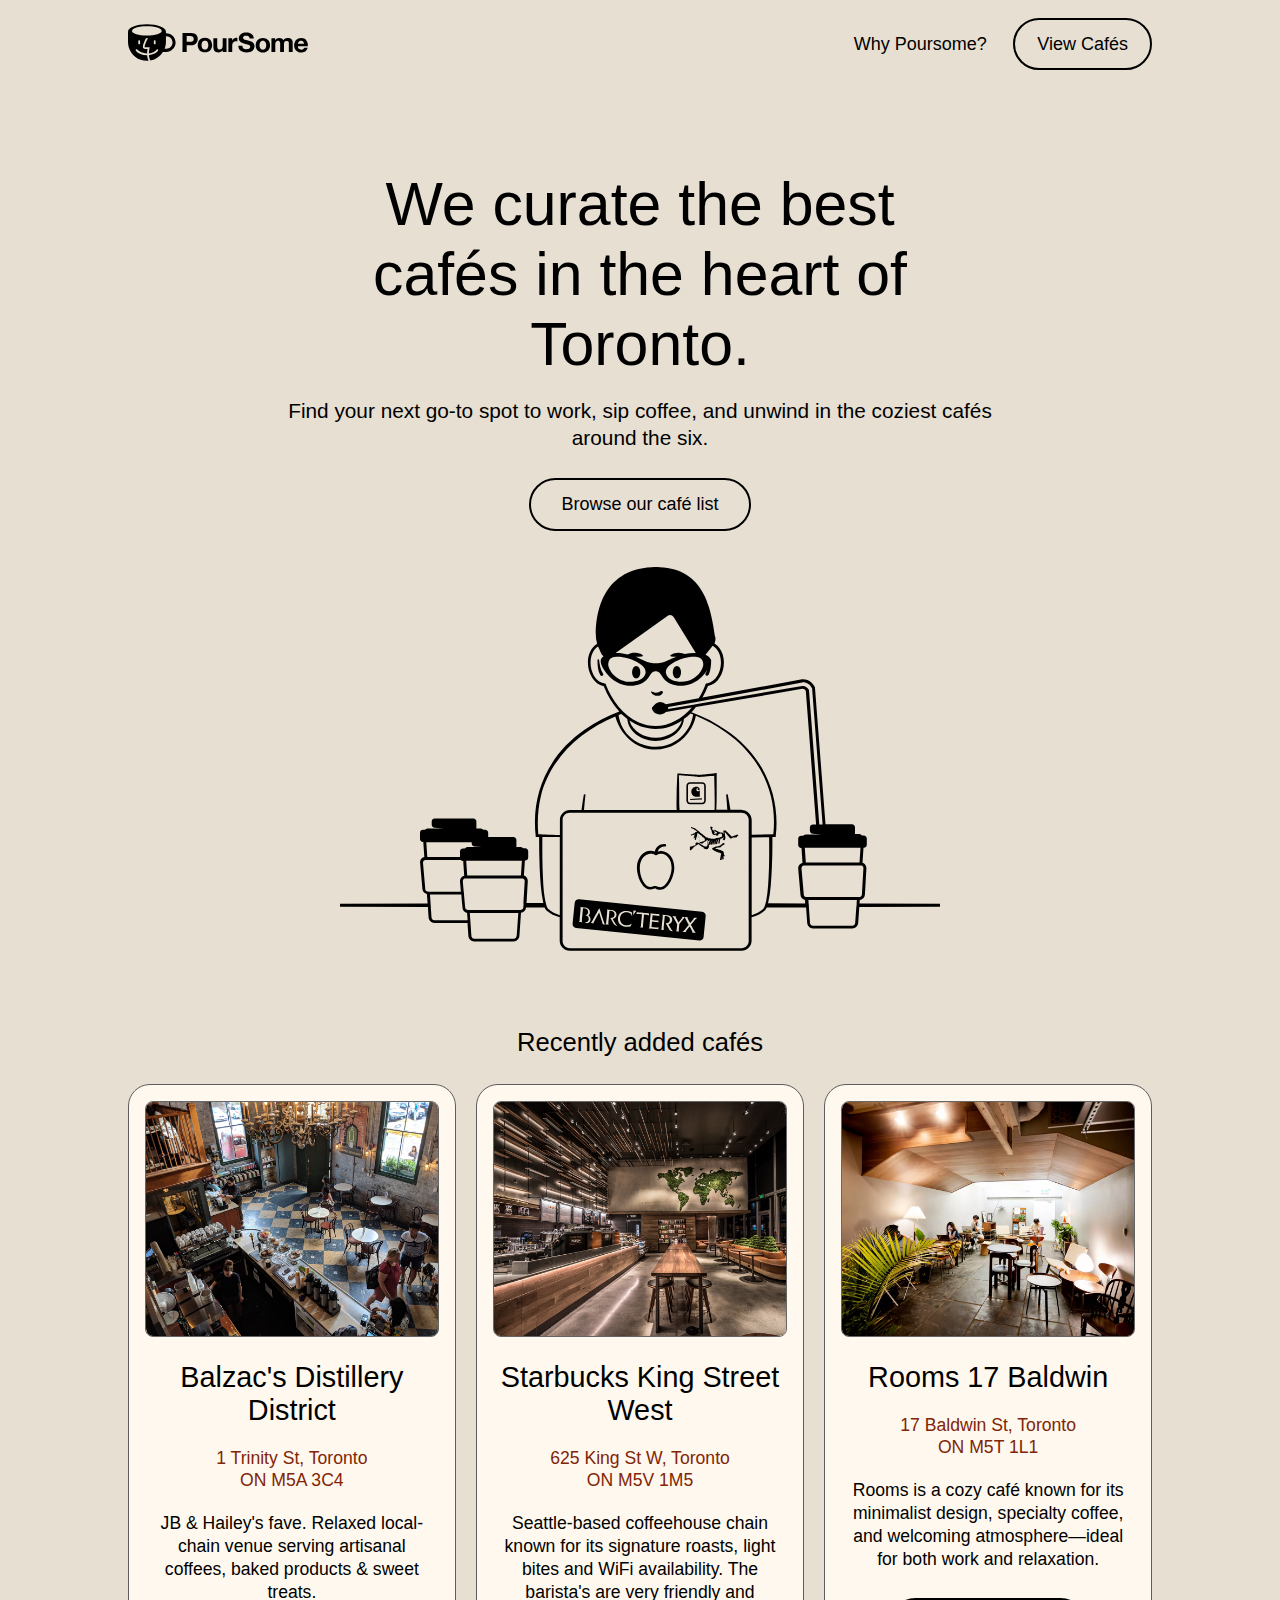
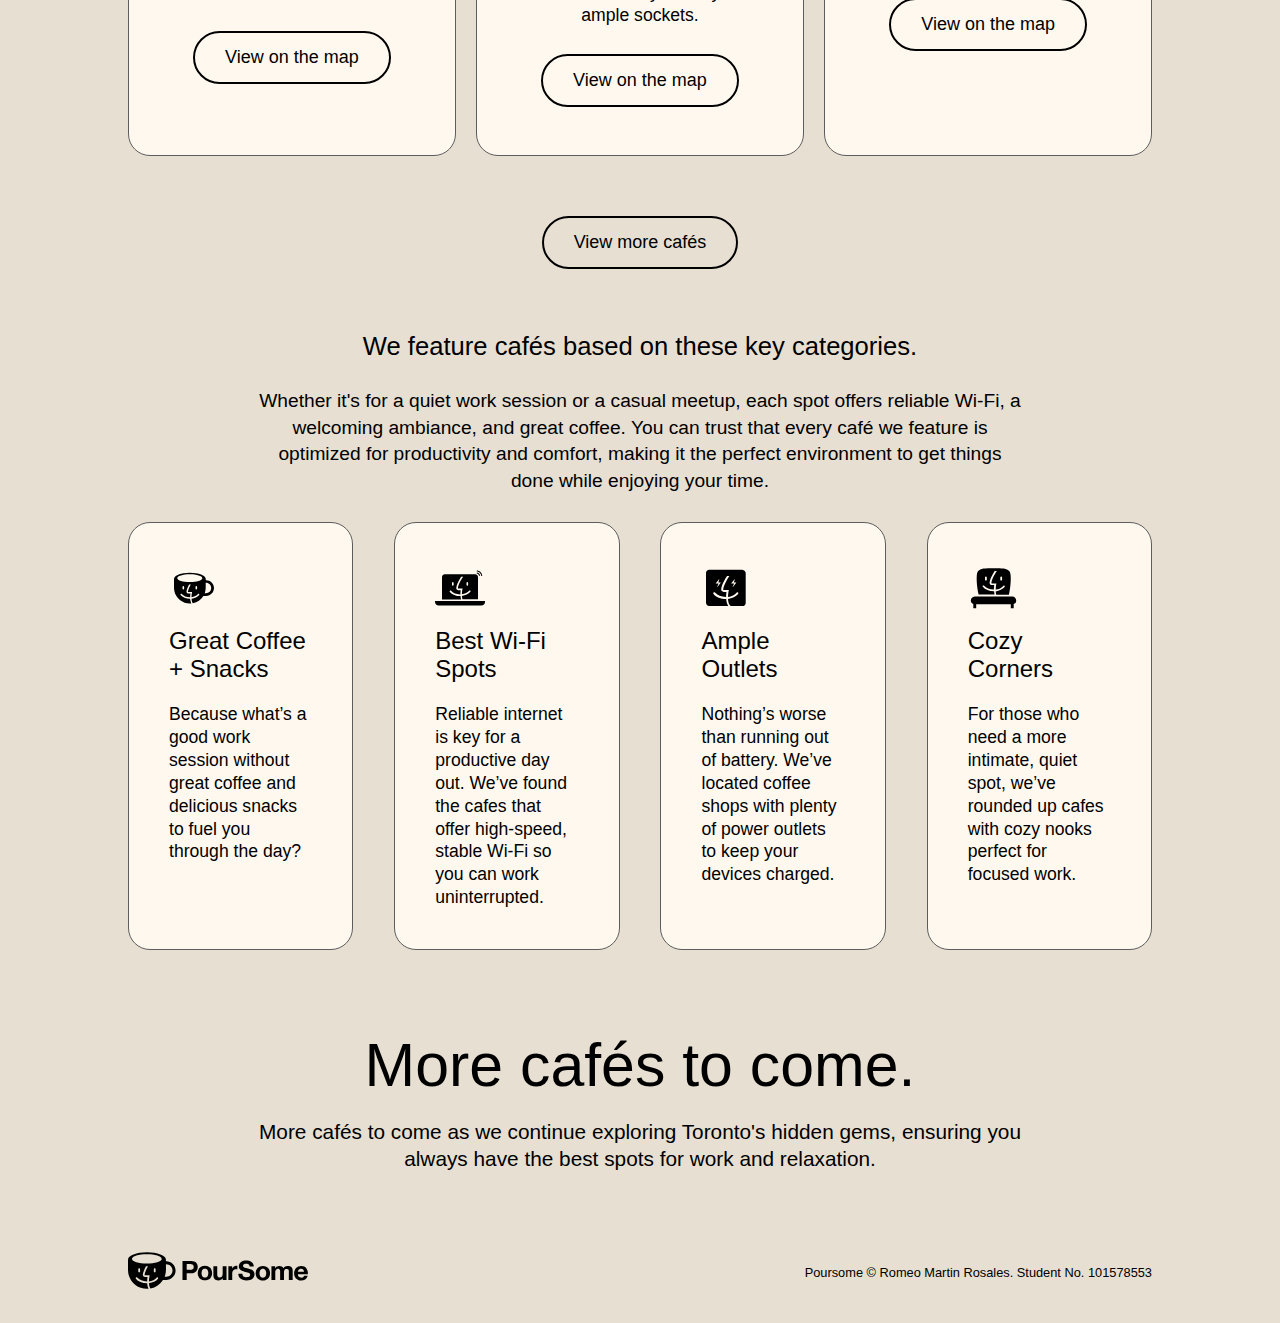
<file: index.html>
<!DOCTYPE html>
<html lang="en">

<head>
    <meta charset="UTF-8">
    <meta name="viewport" content="width=device-width, initial-scale=1">
    <link rel="stylesheet" href="./css/style.css">
    <link rel="stylesheet" href="https://cdnjs.cloudflare.com/ajax/libs/font-awesome/4.7.0/css/font-awesome.min.css">
    <title>Sample Website</title>
</head>

<body>
    <header>
        <div class="nav-container">
            <div class="logo-container">
                <a href="./index.html"><img src="./img/Poursome-logo.svg" alt="logo"></a>
                <!-- <h1>Studio<sup id="registered">®</sup></h1> -->
            </div>
            <div class="main-nav">
                <ul class="nav-menu">
                    <li>
                        <a href="./about.html">Why Poursome?</a>
                    </li>
                    <li>
                        <a href="./cafelist.html" id="hero-cta">View Cafés</a>
                    </li>
                </ul>

                <!-- The hamburger -->

                <div class="hamburger">
                    <span class="bar"></span>
                    <span class="bar"></span>
                    <span class="bar"></span>
                </div>

                <!-- The hamburger -->

            </div>
        </div>
    </header>

    <main>
        <section class="banner-container">
            <h1>We curate the best cafés in the heart of Toronto.</h1>
            <h2>Find your next go-to spot to work, sip coffee, and unwind in the coziest cafés around the six.</h2>
            <a href="./cafelist.html">Browse our café list</a>
            <img src="./img/hero-slurper.svg" alt="Hero Slurper Banner">
        </section>
        <section>
            <h1 class="section-title">Recently added cafés</h1>
            <div class="wrapper">
                <div class="card-item">
                    <img src="./img/balzac-card-hero.png" alt="Balzac's Distillery" class="card-img">
                    <h1>Balzac's Distillery District</h1>
                    <p class="cafe-address">1 Trinity St, Toronto<br>ON M5A 3C4</p>
                    <p>JB & Hailey's fave. Relaxed local-chain venue serving artisanal coffees, baked products & sweet treats.</p>
                    <a href="https://maps.app.goo.gl/HTn7QS2oDp7mdq9f8" target="_blank">View on the map</a>
                </div>
                <div class="card-item">
                    <img src="./img/starbuckskingwest-card-hero.png" alt="Strabucks King West" class="card-img">
                    <h1>Starbucks King Street West</h1>
                    <p class="cafe-address">625 King St W, Toronto<br>ON M5V 1M5</p>
                    <p>Seattle-based coffeehouse chain known for its signature roasts, light bites and WiFi
                        availability. The barista's are very friendly and ample sockets.</p>
                    <a href="https://maps.app.goo.gl/BNpW9dJpj521FNvp7" target="_blank">View on the map</a>
                </div>
                <div class="card-item">
                    <img src="./img/rooms-card-hero.png" alt="Rooms 17 Baldwin" class="card-img">
                    <h1>Rooms 17 Baldwin</h1>
                    <p class="cafe-address">17 Baldwin St, Toronto<br>ON M5T 1L1</p>
                    <p>Rooms is a cozy café known for its minimalist design, specialty coffee, and welcoming atmosphere—ideal for both work and relaxation.</p>
                    <a href="https://maps.app.goo.gl/eEWwgYD2LmaFBsWA9" target="_blank">View on the map</a>
                </div>

                <a href="./cafelist.html" style="margin-top: 60px;">View more cafés</a>
            </div>
            <!-- Categories -->
            <br><br>
            <h1 class="section-title">We feature cafés based on these key categories.</h1>
            <p class="section-p">Whether it's for a quiet work session or a casual meetup, each spot offers reliable
                Wi-Fi, a welcoming ambiance, and great coffee. You can trust that every café we feature is optimized for
                productivity and comfort, making it the perfect environment to get things done while enjoying your time.
            </p>
            <div class="wrapper">
                <div class="card-ico-item">
                    <img src="./img/GreatCoffee-ico.svg" alt="Great Coffee & Snacks" class="ico">
                    <h1>Great Coffee + Snacks</h1>
                    <p>Because what’s a good work session without great coffee and delicious snacks to fuel you through
                        the day?
                    </p>
                </div>
                <div class="card-ico-item">
                    <img src="./img/Wifi-ico.svg" alt="Best Wi-Fi Spots" class="ico">
                    <h1>Best Wi-Fi Spots</h1>
                    <p>Reliable internet is key for a productive day out. We’ve found the cafes that offer high-speed,
                        stable Wi-Fi so you can work uninterrupted.
                    </p>
                </div>
                <div class="card-ico-item">
                    <img src="./img/AmpleOutlet-ico.svg" alt="Ample Outlets" class="ico">
                    <h1>Ample Outlets</h1>
                    <p>Nothing’s worse than running out of battery. We’ve located coffee shops with plenty of power
                        outlets to keep your devices charged.
                    </p>
                </div>
                <div class="card-ico-item">
                    <img src="./img/Cozy-ico.svg" alt="Jimmy's Coffe" class="ico">
                    <h1>Cozy Corners</h1>
                    <p>For those who need a more intimate, quiet spot, we’ve rounded up cafes with cozy nooks perfect
                        for focused work.
                    </p>
                </div>
            </div>
        </section>
        <section class="banner-container">
            <h1>More cafés to come.</h1>
            <h2>More cafés to come as we continue exploring Toronto's hidden gems, ensuring you always have the best
                spots for work and relaxation.</h2>
            <!-- <a href="#">Browse our cafe list</a> -->
        </section>

    </main>
    <footer>
        <div class="footer-container">
            <div class="logo-container">
                <a href="./index.html"><img src="./img/Poursome-logo.svg" alt="logo"></a>
                <!-- <h1>Studio<sup id="registered">®</sup></h1> -->
            </div>
            <p>Poursome © Romeo Martin Rosales. Student No. 101578553</p>
        </div>
    </footer>

    <script>
        const hamburger = document.querySelector(".hamburger");
        const navMenu = document.querySelector(".nav-menu");

        hamburger.addEventListener("click", mobileMenu);

        function mobileMenu() {
            hamburger.classList.toggle("active");
            navMenu.classList.toggle("active");
        }
    </script>


</body>

</html>
</file>
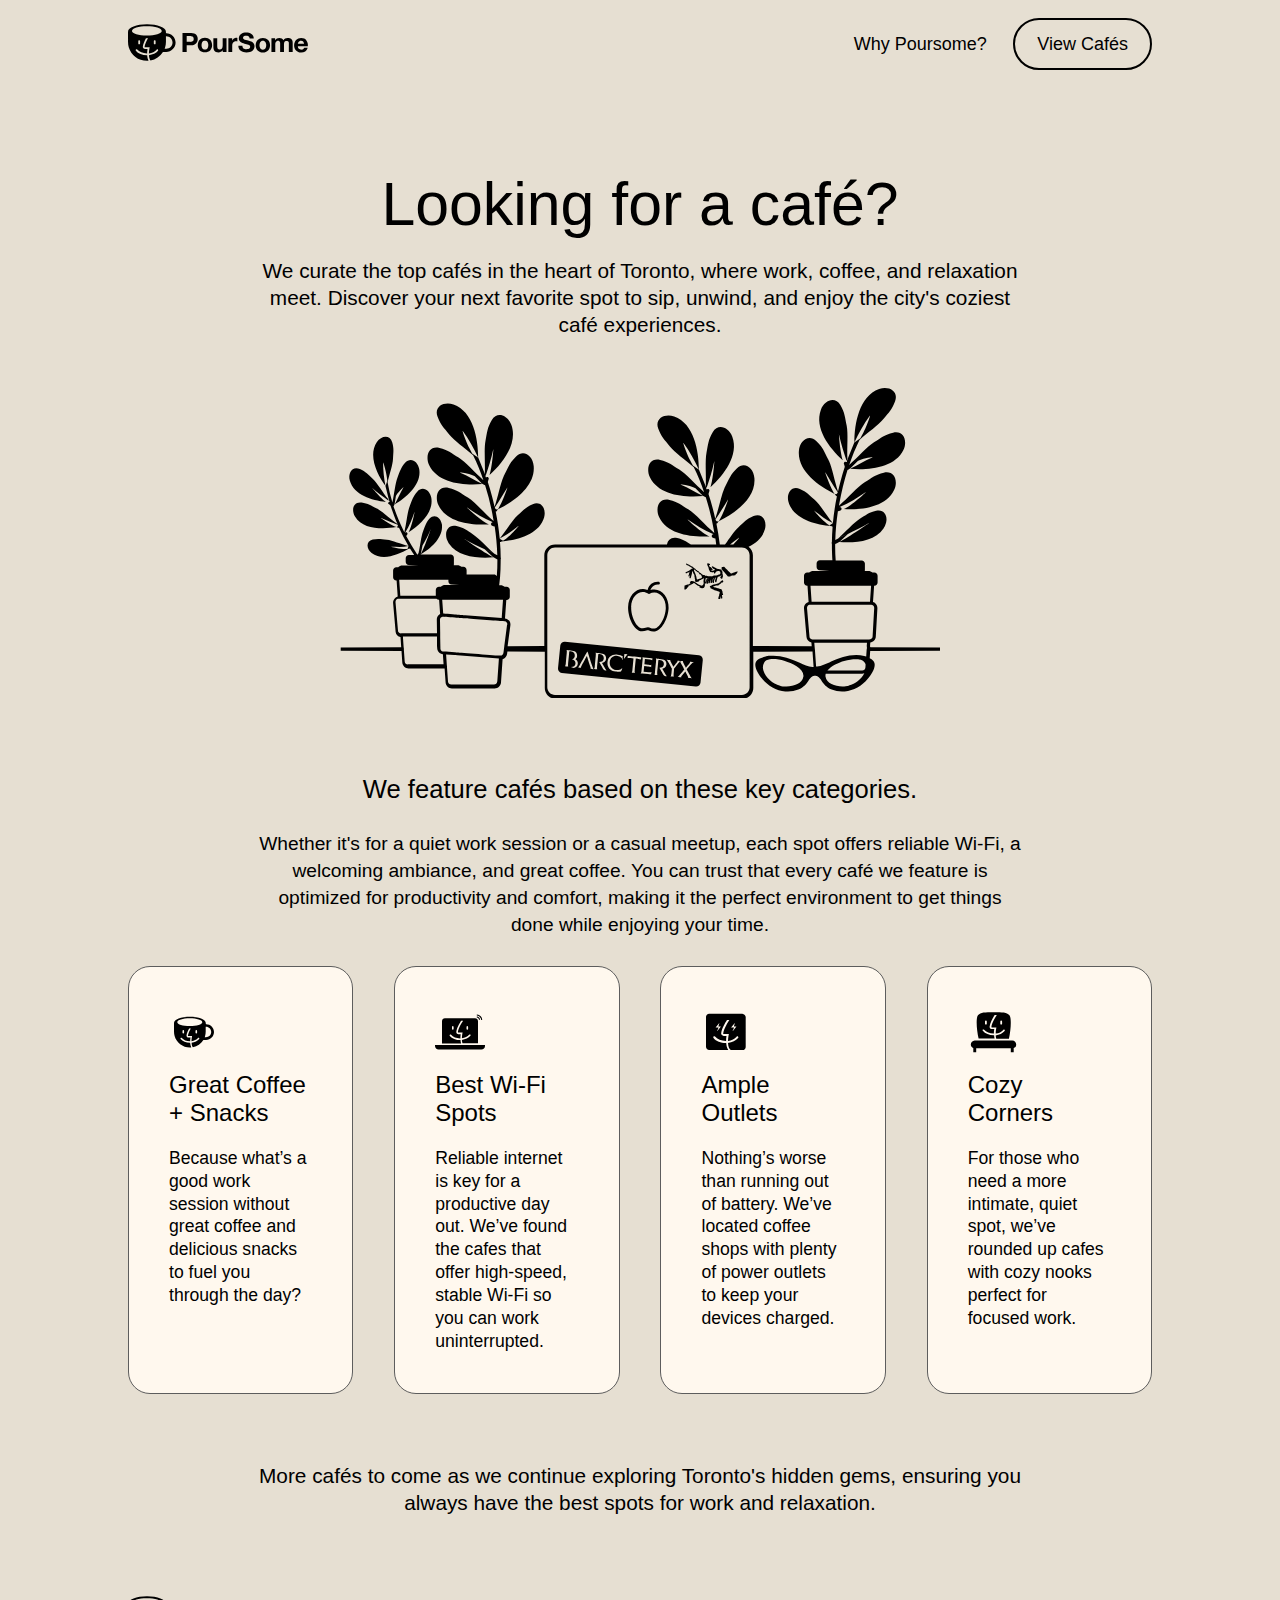
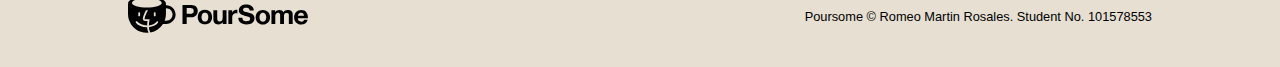
<file: about.html>
<!DOCTYPE html>
<html lang="en">

<head>
    <meta charset="UTF-8">
    <meta name="viewport" content="width=device-width, initial-scale=1">
    <link rel="stylesheet" href="./css/style.css">
    <link rel="stylesheet" href="https://cdnjs.cloudflare.com/ajax/libs/font-awesome/4.7.0/css/font-awesome.min.css">
    <title>Sample Website</title>
</head>

<body>
    <header>
        <div class="nav-container">
            <div class="logo-container">
                <a href="./index.html"><img src="./img/Poursome-logo.svg" alt="logo"></a>
                <!-- <h1>Studio<sup id="registered">®</sup></h1> -->
            </div>
            <div class="main-nav">
                <ul class="nav-menu">
                    <li>
                        <a href="#">Why Poursome?</a>
                    </li>
                    <li>
                        <a href="./cafelist.html" id="hero-cta">View Cafés</a>
                    </li>
                </ul>

                <!-- The hamburger -->

                <div class="hamburger">
                    <span class="bar"></span>
                    <span class="bar"></span>
                    <span class="bar"></span>
                </div>

                <!-- The hamburger -->

            </div>
        </div>
    </header>

    <main>
        <section class="banner-container">
            <h1>Looking for a café?</h1>
            <h2>We curate the top cafés in the heart of Toronto, where work, coffee, and relaxation meet. Discover your next favorite spot to sip, unwind, and enjoy the city's coziest café experiences.
            </h2>
            <img src="./img/hero-search.svg" alt="Macbook with plants">
            <!-- <a href="#">Browse our cafe list</a> -->
        </section>
        <section>
            <h1 class="section-title">We feature cafés based on these key categories.</h1>
            <p class="section-p">Whether it's for a quiet work session or a casual meetup, each spot offers reliable
                Wi-Fi, a welcoming ambiance, and great coffee. You can trust that every café we feature is optimized for
                productivity and comfort, making it the perfect environment to get things done while enjoying your time.
            </p>
            <div class="wrapper">
                <div class="card-ico-item">
                    <img src="./img/GreatCoffee-ico.svg" alt="Great Coffee & Snacks" class="ico">
                    <h1>Great Coffee + Snacks</h1>
                    <p>Because what’s a good work session without great coffee and delicious snacks to fuel you through
                        the day?
                    </p>
                </div>
                <div class="card-ico-item">
                    <img src="./img/Wifi-ico.svg" alt="Best Wi-Fi Spots" class="ico">
                    <h1>Best Wi-Fi Spots</h1>
                    <p>Reliable internet is key for a productive day out. We’ve found the cafes that offer high-speed,
                        stable Wi-Fi so you can work uninterrupted.
                    </p>
                </div>
                <div class="card-ico-item">
                    <img src="./img/AmpleOutlet-ico.svg" alt="Ample Outlets" class="ico">
                    <h1>Ample Outlets</h1>
                    <p>Nothing’s worse than running out of battery. We’ve located coffee shops with plenty of power
                        outlets to keep your devices charged.
                    </p>
                </div>
                <div class="card-ico-item">
                    <img src="./img/Cozy-ico.svg" alt="Jimmy's Coffe" class="ico">
                    <h1>Cozy Corners</h1>
                    <p>For those who need a more intimate, quiet spot, we’ve rounded up cafes with cozy nooks perfect
                        for focused work.
                    </p>
                </div>
            </div>
        </section>


        <section class="banner-container">
            <!-- <h1>About thingy</h1> -->
            <h2>More cafés to come as we continue exploring Toronto's hidden gems, ensuring you always have the best
                spots for work and relaxation.</h2>
            <!-- <a href="#">Browse our cafe list</a> -->
        </section>

    </main>
    <footer>
        <div class="footer-container">
            <div class="logo-container">
                <a href="./index.html"><img src="./img/Poursome-logo.svg" alt="logo"></a>
                <!-- <h1>Studio<sup id="registered">®</sup></h1> -->
            </div>
            <p>Poursome © Romeo Martin Rosales. Student No. 101578553</p>
        </div>
    </footer>

    <script>
        const hamburger = document.querySelector(".hamburger");
        const navMenu = document.querySelector(".nav-menu");

        hamburger.addEventListener("click", mobileMenu);

        function mobileMenu() {
            hamburger.classList.toggle("active");
            navMenu.classList.toggle("active");
        }
    </script>


</body>

</html>
</file>
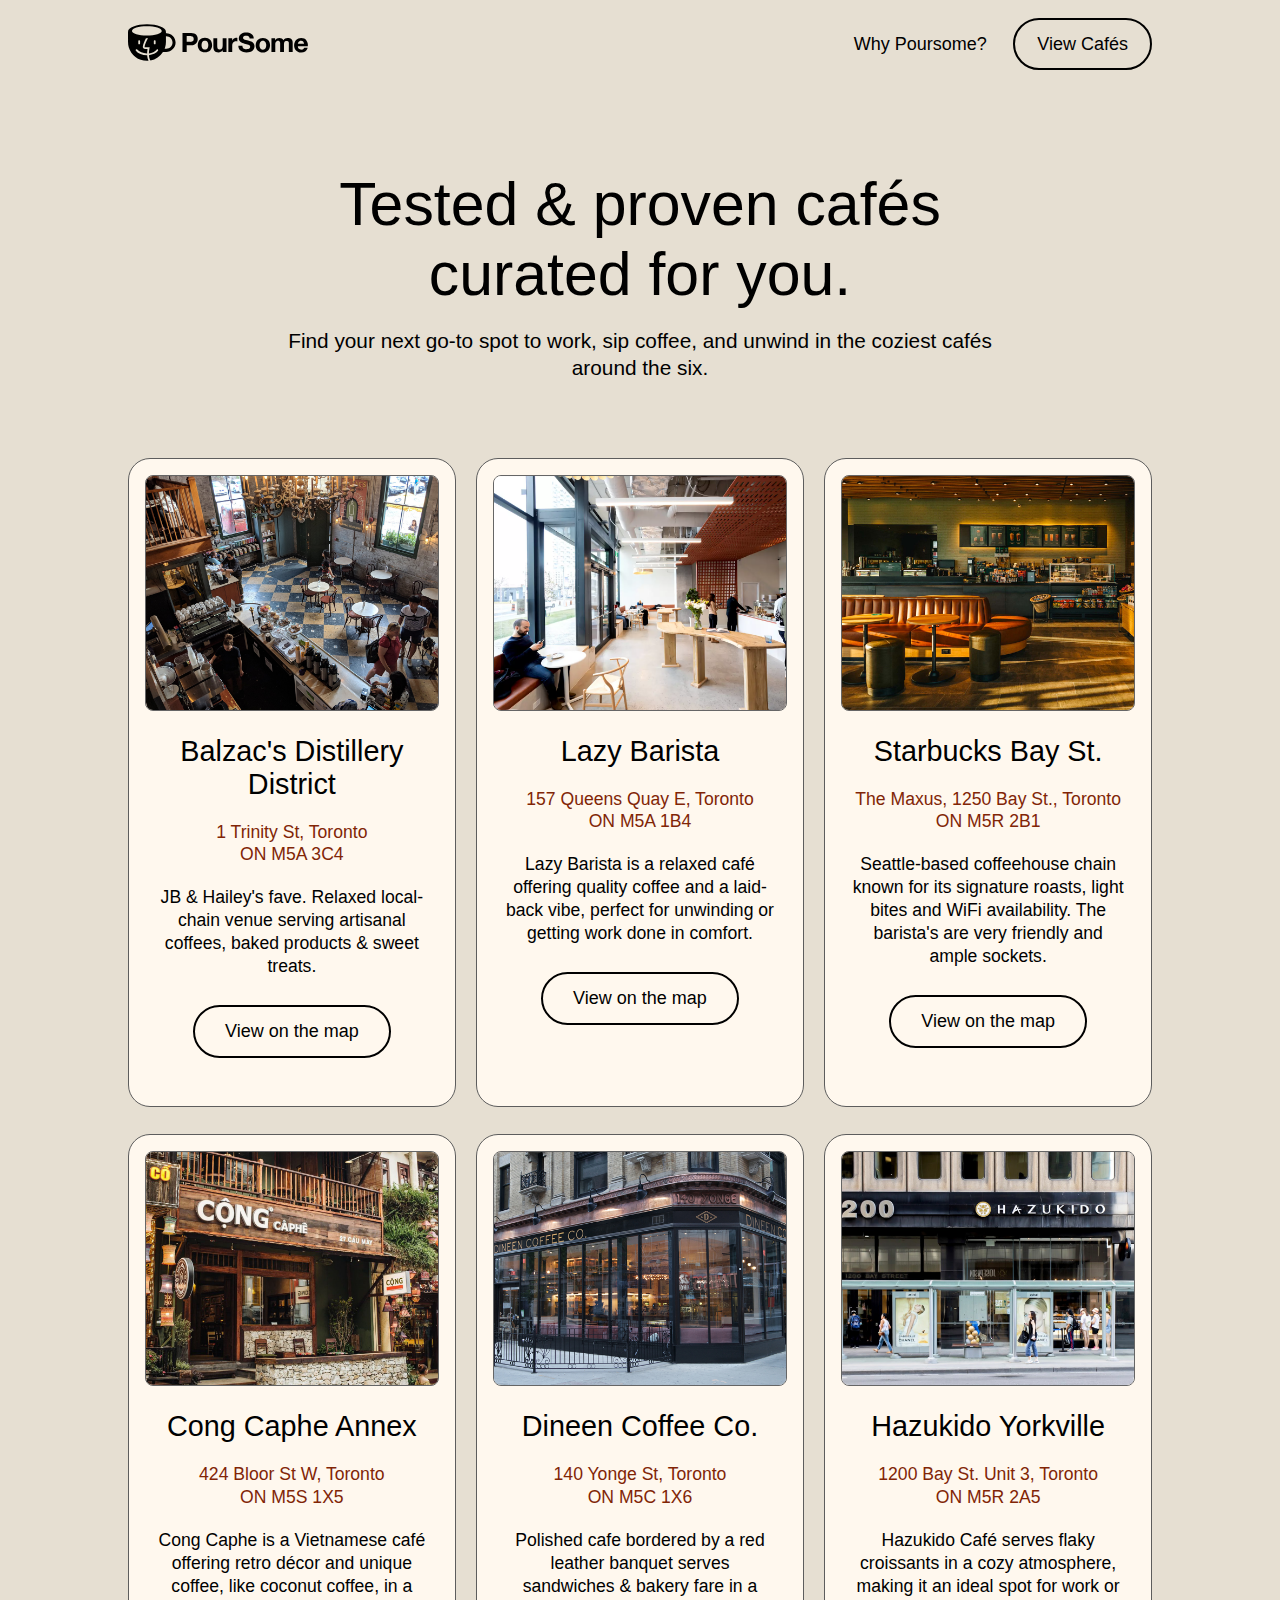
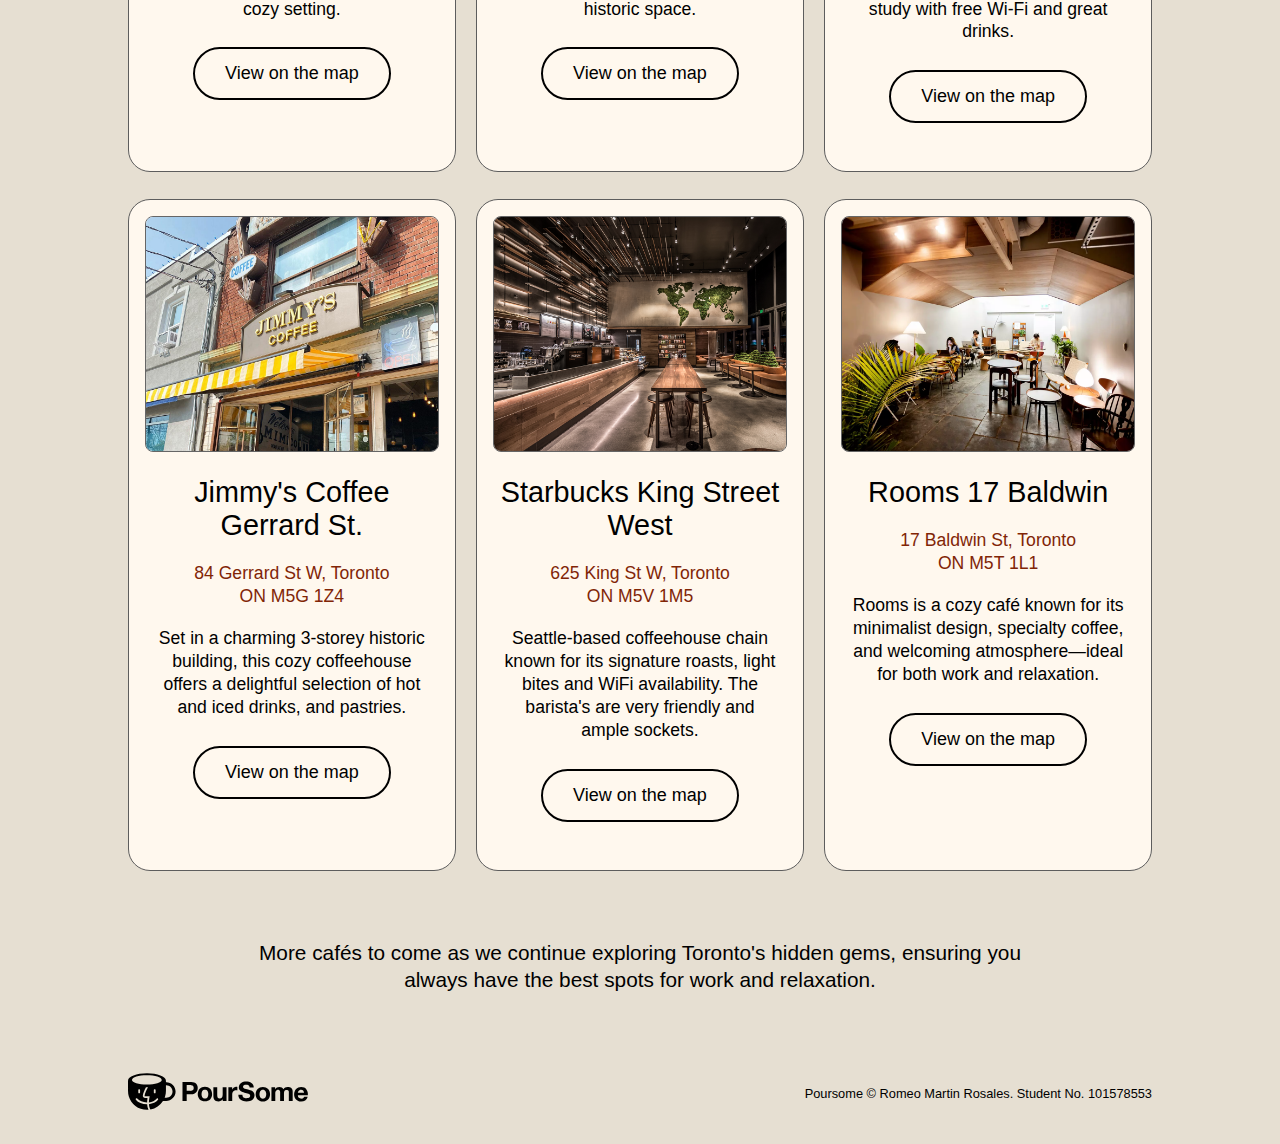
<file: cafelist.html>
<!DOCTYPE html>
<html lang="en">

<head>
    <meta charset="UTF-8">
    <meta name="viewport" content="width=device-width, initial-scale=1">
    <link rel="stylesheet" href="./css/style.css">
    <link rel="stylesheet" href="https://cdnjs.cloudflare.com/ajax/libs/font-awesome/4.7.0/css/font-awesome.min.css">
    <title>Sample Website</title>
</head>

<body>
    <header>
        <div class="nav-container">
            <div class="logo-container">
                <a href="./index.html"><img src="./img/Poursome-logo.svg" alt="logo"></a>
                <!-- <h1>Studio<sup id="registered">®</sup></h1> -->
            </div>
            <div class="main-nav">
                <ul class="nav-menu">
                    <li>
                        <a href="./about.html">Why Poursome?</a>
                    </li>
                    <li>
                        <a href="./cafelist.html" id="hero-cta">View Cafés</a>
                    </li>
                </ul>

                <!-- The hamburger -->

                <div class="hamburger">
                    <span class="bar"></span>
                    <span class="bar"></span>
                    <span class="bar"></span>
                </div>

                <!-- The hamburger -->

            </div>
        </div>
    </header>

    <main>
        <section class="banner-container">
            <h1>Tested & proven cafés curated for you.</h1>
            <h2>Find your next go-to spot to work, sip coffee, and unwind in the coziest cafés around the six.</h2>
            <!-- <a href="#">Browse our cafe list</a> -->
        </section>
        <section>
            <!-- <h1 class="section-title">Recently added cafés</h1> -->
            <div class="wrapper">
                <div class="card-item">
                    <img src="./img/balzac-card-hero.png" alt="Balzac's Distillery" class="card-img">
                    <h1>Balzac's Distillery District</h1>
                    <p class="cafe-address">1 Trinity St, Toronto<br>ON M5A 3C4</p>
                    <p>JB & Hailey's fave. Relaxed local-chain venue serving artisanal coffees, baked products & sweet treats.</p>
                    <a href="https://maps.app.goo.gl/HTn7QS2oDp7mdq9f8" target="_blank">View on the map</a>
                </div>
                <div class="card-item">
                    <img src="./img/lazybarista-card-hero.png" alt="Lazy Barista" class="card-img">
                    <h1>Lazy Barista</h1>
                    <p class="cafe-address">157 Queens Quay E, Toronto<br>ON M5A 1B4</p>
                    <p>Lazy Barista is a relaxed café offering quality coffee and a laid-back vibe, perfect for unwinding or getting work done in comfort.</p>
                    <a href="https://maps.app.goo.gl/hb1LdRnyFCnPwnLF7" target="_blank">View on the map</a>
                </div>
                <div class="card-item">
                    <img src="./img/starbucksbay-card-hero.png" alt="Starbucks Bay St." class="card-img">
                    <h1>Starbucks Bay St.</h1>
                    <p class="cafe-address">The Maxus, 1250 Bay St., Toronto<br>ON M5R 2B1</p>
                    <p>Seattle-based coffeehouse chain known for its signature roasts, light bites and WiFi
                        availability. The barista's are very friendly and ample sockets.</p>
                    <a href="https://maps.app.goo.gl/SgKb5BJ1KfQEj41Y6" target="_blank">View on the map</a>
                </div>

                <div class="card-item">
                    <img src="./img/congcaphe-card-hero.png" alt="Cong Caphe Annex" class="card-img">
                    <h1>Cong Caphe Annex</h1>
                    <p class="cafe-address">424 Bloor St W, Toronto<br>ON M5S 1X5</p>
                    <p>Cong Caphe is a Vietnamese café offering retro décor and unique coffee, like coconut coffee, in a cozy setting.</p>
                    <a href="https://maps.app.goo.gl/TT6CCfaXmLXjvfN78" target="_blank">View on the map</a>
                </div>
                <div class="card-item">
                    <img src="./img/dineencoffee-card-hero.png" alt="Strabucks King West" class="card-img">
                    <h1>Dineen Coffee Co.</h1>
                    <p class="cafe-address">140 Yonge St, Toronto<br>ON M5C 1X6</p>
                    <p>Polished cafe bordered by a red leather banquet serves sandwiches & bakery fare in a historic space.</p>
                    <a href="https://maps.app.goo.gl/5V4BRoFSVnjb2rQU8" target="_blank">View on the map</a>
                </div>
                <div class="card-item">
                    <img src="./img/hazukido-card-hero.png" alt="Hazukido Yorkville" class="card-img">
                    <h1>Hazukido Yorkville</h1>
                    <p class="cafe-address">1200 Bay St. Unit 3, Toronto<br>ON M5R 2A5</p>
                    <p>Hazukido Café serves flaky croissants in a cozy atmosphere, making it an ideal spot for work or
                        study with free Wi-Fi and great drinks.</p>
                    <a href="https://maps.app.goo.gl/ZAeMr2XRfYCEUsaD8" target="_blank">View on the map</a>
                </div>

                <div class="card-item">
                    <img src="./img/jimmys-card-hero.png" alt="Jimmy's Coffee" class="card-img">
                    <h1>Jimmy's Coffee Gerrard St.</h1>
                    <p class="cafe-address">84 Gerrard St W, Toronto <br>ON M5G 1Z4</p>
                    <p>Set in a charming 3-storey historic building, this cozy coffeehouse offers a delightful selection
                        of hot and iced drinks, and pastries.</p>
                    <a href="https://maps.app.goo.gl/ZAeMr2XRfYCEUsaD8" target="_blank">View on the map</a>
                </div>
                <div class="card-item">
                    <img src="./img/starbuckskingwest-card-hero.png" alt="Strabucks King West" class="card-img">
                    <h1>Starbucks King Street West</h1>
                    <p class="cafe-address">625 King St W, Toronto<br>ON M5V 1M5</p>
                    <p>Seattle-based coffeehouse chain known for its signature roasts, light bites and WiFi
                        availability. The barista's are very friendly and ample sockets.</p>
                    <a href="https://maps.app.goo.gl/BNpW9dJpj521FNvp7" target="_blank">View on the map</a>
                </div>
                <div class="card-item">
                    <img src="./img/rooms-card-hero.png" alt="Rooms 17 Baldwin" class="card-img">
                    <h1>Rooms 17 Baldwin</h1>
                    <p class="cafe-address">17 Baldwin St, Toronto<br>ON M5T 1L1</p>
                    <p>Rooms is a cozy café known for its minimalist design, specialty coffee, and welcoming atmosphere—ideal for both work and relaxation.</p>
                    <a href="https://maps.app.goo.gl/eEWwgYD2LmaFBsWA9" target="_blank">View on the map</a>
                </div>
            </div>
            <!-- Categories -->
            <!-- <h1 class="section-title">We feature cafés based on these key categories.</h1>
            <p class="section-p">Whether it's for a quiet work session or a casual meetup, each spot offers reliable
                Wi-Fi, a welcoming ambiance, and great coffee. You can trust that every café we feature is optimized for
                productivity and comfort, making it the perfect environment to get things done while enjoying your time.
            </p>
            <div class="wrapper">
                <div class="card-ico-item">
                    <img src="./img/GreatCoffee-ico.svg" alt="Great Coffee & Snacks" class="ico">
                    <h1>Great Coffee + Snacks</h1>
                    <p>Because what’s a good work session without great coffee and delicious snacks to fuel you through
                        the day?
                    </p>
                </div>
                <div class="card-ico-item">
                    <img src="./img/Wifi-ico.svg" alt="Best Wi-Fi Spots" class="ico">
                    <h1>Best Wi-Fi Spots</h1>
                    <p>Reliable internet is key for a productive day out. We’ve found the cafes that offer high-speed,
                        stable Wi-Fi so you can work uninterrupted.
                    </p>
                </div>
                <div class="card-ico-item">
                    <img src="./img/AmpleOutlet-ico.svg" alt="Ample Outlets" class="ico">
                    <h1>Ample Outlets</h1>
                    <p>Nothing’s worse than running out of battery. We’ve located coffee shops with plenty of power
                        outlets to keep your devices charged.
                    </p>
                </div>
                <div class="card-ico-item">
                    <img src="./img/Cozy-ico.svg" alt="Jimmy's Coffe" class="ico">
                    <h1>Cozy Corners</h1>
                    <p>For those who need a more intimate, quiet spot, we’ve rounded up cafes with cozy nooks perfect
                        for focused work.
                    </p>
                </div>
            </div> -->
        </section>


            <section class="banner-container">
                <!-- <h1>About thingy</h1> -->
                <h2>More cafés to come as we continue exploring Toronto's hidden gems, ensuring you always have the best
                    spots for work and relaxation.</h2>
                <!-- <a href="#">Browse our cafe list</a> -->
            </section>

    </main>
    <footer>
        <div class="footer-container">
            <div class="logo-container">
                <a href="./index.html"><img src="./img/Poursome-logo.svg" alt="logo"></a>
                <!-- <h1>Studio<sup id="registered">®</sup></h1> -->
            </div>
            <p>Poursome © Romeo Martin Rosales. Student No. 101578553</p>
        </div>
    </footer>

    <script>
        const hamburger = document.querySelector(".hamburger");
        const navMenu = document.querySelector(".nav-menu");

        hamburger.addEventListener("click", mobileMenu);

        function mobileMenu() {
            hamburger.classList.toggle("active");
            navMenu.classList.toggle("active");
        }
    </script>


</body>

</html>
</file>
<file: css/style.css>
* {
    box-sizing: border-box;
    margin: 0;
    padding: 0;
}

body {
    background-color: #e6dfd2;
    color: #000000;
    font-family: "Helvetica", Arial, Helvetica, sans-serif;
    font-size: 16px;
}

section a {
    font-size: large;
    color: #000000;
    text-decoration: none;
    padding: 14px 30px;
    /* background-color: rgb(1, 1, 1); */
    border: 2px solid #000;
    border-radius: 30px;
    margin: auto;
    margin-top: 3vh;
}

section a:hover {
    color: #FFF;
    background-color: #000000;
    transition: 0.3s;
}

h1 {
    font-size: 3.8em;
}

.section-title {
    font-size: 1.6em;
    font-weight: 500;
    margin-top: 3vh;
    text-align: center;
}

.section-p {
    font-size: 1.2em;
    font-weight: 300;
    line-height: 140%;
    margin: 3vh 20vw 0 20vw;
    text-align: center;
}

h2 {
    font-size: 1.3em;
    font-weight: 400;
    line-height: 130%;
    margin: 3vh 10vw 0 10vw;
}

.container {
    overflow: hidden;
    width: 90%;
    margin: auto;
}

/* ----------Logo Group---------- */

.logo-container {
    display: flex;
    /* background-color: #afafaf; */
    width: fit-content;
}

/* .logo-container img {
    width: 24px;
    margin-right: 8px;
} */

.logo-container img {
    width: 60%;
    height: auto;
}

.logo-container h1 {
    letter-spacing: -1px;
    font-size: 2em;
}

#registered {
    font-size: 16px;
}

/* ----------Logo Group---------- */

/* ----------Navigation Group---------- */

.nav-container {
    overflow: hidden;
    margin: auto;
    width: 80%;
    padding: 24px 0;
    display: flex;
    flex-direction: row;
    justify-content: space-between;
    align-items: center;
}

.main-nav {
    width: fit-content;
}

.main-nav ul li {
    display: inline;
}

.main-nav ul li a {
    font-size: large;
    color: #000;
    text-decoration: none;
    padding: 14px 22px;
    /* background-color: rgb(1, 1, 1); */
    border-radius: 30px;
    margin: auto;
}

.main-nav ul li a:hover {
    color: #6a6a6a;
    transition: 0.5s;
}

#hero-cta {
    border: 2px solid #000;
    margin-right: 0;

}

#hero-cta:hover {
    color: #FFF;
    background-color: #000000;
    transition: 0.3s;
}

.hamburger {
    display: none;
}

.bar {
    display: block;
    width: 25px;
    height: 3px;
    margin: 5px auto;
    -webkit-transition: all 0.3s ease-in-out;
    transition: all 0.3s ease-in-out;
    background-color: #101010;
}

/* ----------Navigation Group---------- */

/* ----------Banner Group---------- */

.banner-container {
    overflow: hidden;
    margin: auto;
    width: 80%;
    padding: 50px 0;
    display: flex;
    flex-direction: column;
    text-align: center;
    align-items: center;
}

.banner-container h1 {
    margin: 30px 20% 0 20%;
    font-weight: 400;
}

.banner-container h2,
p {
    margin-top: 2vh;
}

.banner-container img {
    width: auto;
    height: auto;
    margin-top: 20px;
}

/* ----------Banner Group---------- */


/* ----------Items Group---------- */

/* .posts-container {
    overflow: hidden;
    margin: auto;
    width: 80%;
    display: flex;
    flex-direction: row;
    flex-wrap: wrap;
    align-items: baseline;
    text-align: center;
    justify-content: space-between;
} */

.wrapper {
    overflow: hidden;
    margin: auto;
    width: 80%;
    display: flex;
    flex-direction: row;
    flex-wrap: wrap;
    text-align: center;
    justify-content: space-between;
}

.card-item {
    width: 32%;
    height: auto;
    background-color: #fff8ee;
    border-radius: 22px;
    border: 1px solid #5d5d5d;
    padding: 1rem 1rem 3rem 1rem;
    text-align: center;
    margin-top: 3vh;
}

.card-img {
    max-width: 100%;
    max-height: 70%;
    overflow: hidden;
    background-color: #ffffff;
    border-radius: 8px;
    border: 1px solid #666;
}

.card-item h1 {
    margin-top: 20px;
    font-size: 1.8em;
    letter-spacing: normal;
    font-weight: 400;
}


.card-item p {
    font-size: 1.1em;
    line-height: 1.3em;
    font-weight: 200;
    margin: 20px 1vh 0 1vh;
}

.card-item a {
    display: inline-block;
}

.ico {
    max-width: 100%;
    max-height: 70%;
    overflow: hidden;
    margin-bottom: 10px;
}

.card-ico-item {
    width: 22%;
    height: auto;
    background-color: #fff8ee;
    border-radius: 22px;
    border: 1px solid #5d5d5d;
    padding: 2.5rem;
    text-align: left;
    margin-top: 3vh;
}

.card-ico-item h1 {
    font-size: 1.5em;
    letter-spacing: normal;
    font-weight: 400;
}

.card-ico-item p {
    font-size: 1.1em;
    line-height: 1.3em;
    font-weight: 200;
    margin: 20px auto 0 auto;
}

.cafe-address {
    color: #812506;
    font-size: 1em;
    font-weight: 400;
    margin-top: 0px;
    letter-spacing: normal;
}


.footer-container {
    /* background-color: #a1a1a1; */
    overflow: hidden;
    margin: auto;
    width: 80%;
    padding: 30px 0;
    display: flex;
    flex-direction: row;
    justify-content: space-between;
    align-items: center;
}

.footer-container p {
    text-align: center;
    font-size: .8em;
    margin: 0;
}


/* ----------Media Query---------- */


@media only screen and (max-width: 768px) {

    /* ----------For Navigation--------- */

    .nav-menu {
        position: absolute;
        left: -100%;
        top: 6rem;
        flex-direction: column;
        width: 100%;
        border-radius: 10px;
        text-align: center;
        transition: 0.3s;
    }

    .nav-menu.active {
        left: 0;
    }

    .nav-menu li {
        margin: 2.5rem 0;
    }

    .hamburger {
        display: block;
        cursor: pointer;
    }

    /* -----------make hamburger x----------- */

    .hamburger.active .bar:nth-child(2) {
        opacity: 0;
    }

    .hamburger.active .bar:nth-child(1) {
        transform: translateY(8px) rotate(45deg);
    }

    .hamburger.active .bar:nth-child(3) {
        transform: translateY(-8px) rotate(-45deg);
    }

    /* -----------adjustments for banner----------- */

    .banner-container {
        overflow: hidden;
        margin: auto;
        width: 100%;
        padding: 60px 40px;
        display: flex;
        flex-direction: column;
        align-items: baseline;
        text-align: center;
    }

    .banner-container h1 {
        font-size: 9.5vw;
        margin: 0;
    }

    .banner-container h2,
    p {
        font-size: 5vw;
        font-weight: 500;
        margin: 20px 0 0 0;
    }

    .banner-container img {
        width: 100%;
        height: 100%;
    }

    .wrapper {
        display: flex;
        flex-direction: row;
        flex-wrap: wrap;
        align-items: center;
        text-align: center;
        justify-content: space-between;
    }

    .section-title,
    .section-p {
        text-align: center;
        margin-left: 4vh;
        margin-right: 5vh;
    }

    .section-p {
        font-weight: 500;
        font-size: 4.6vw;
        line-height: 130%;
    }

    .card-item,
    .card-ico-item {
        flex: 100%;
        margin-top: 20px;
    }

    .card-item,
    .card-ico-item {
        padding: 1rem 1rem 2rem 1rem;
        text-align: center;
    }

    .card-item h1,
    .card-ico-item h1 {
        font-size: 7.5vw;
    }

    .card-item p,
    .card-ico-item p {
        font-weight: 500;
        font-size: 4.5vw;
        line-height: 110%;
    }


    .footer-container {
        /* background-color: #a1a1a1; */
        overflow: hidden;
        margin: auto;
        width: 80%;
        padding: 20px 0;
        display: flex;
        flex-direction: column;
        justify-content: space-between;
        align-items: center;
        text-align: center;
    }

    .footer-container p {
        /* background-color: #a1a1a1; */
        margin-top: 1vh;
    }

}

@media only screen and (max-width: 360px) {

    .main-nav ul li a,
    section a {
        font-size: 5vw;
        color: #000;
        text-decoration: none;
        padding: 12px 20px;
        border-radius: 30px;
        margin: auto;
        margin-top: 2.5vh;
    }

    .section-title {
        font-size: 7vw;
    }

    .main-nav ul li a:hover {
        color: #6a6a6a;
        transition: 0.5s;
    }

    .nav-menu {
        position: absolute;
        left: -100%;
        top: 5rem;
        flex-direction: column;
        /* background-color: #fff; */
        width: 100%;
        border-radius: 10px;
        text-align: center;
        transition: 0.3s;
    }

    .banner-container {
        padding: 36px 40px;

    }

}

/* ----------Media Query---------- */
</file>
